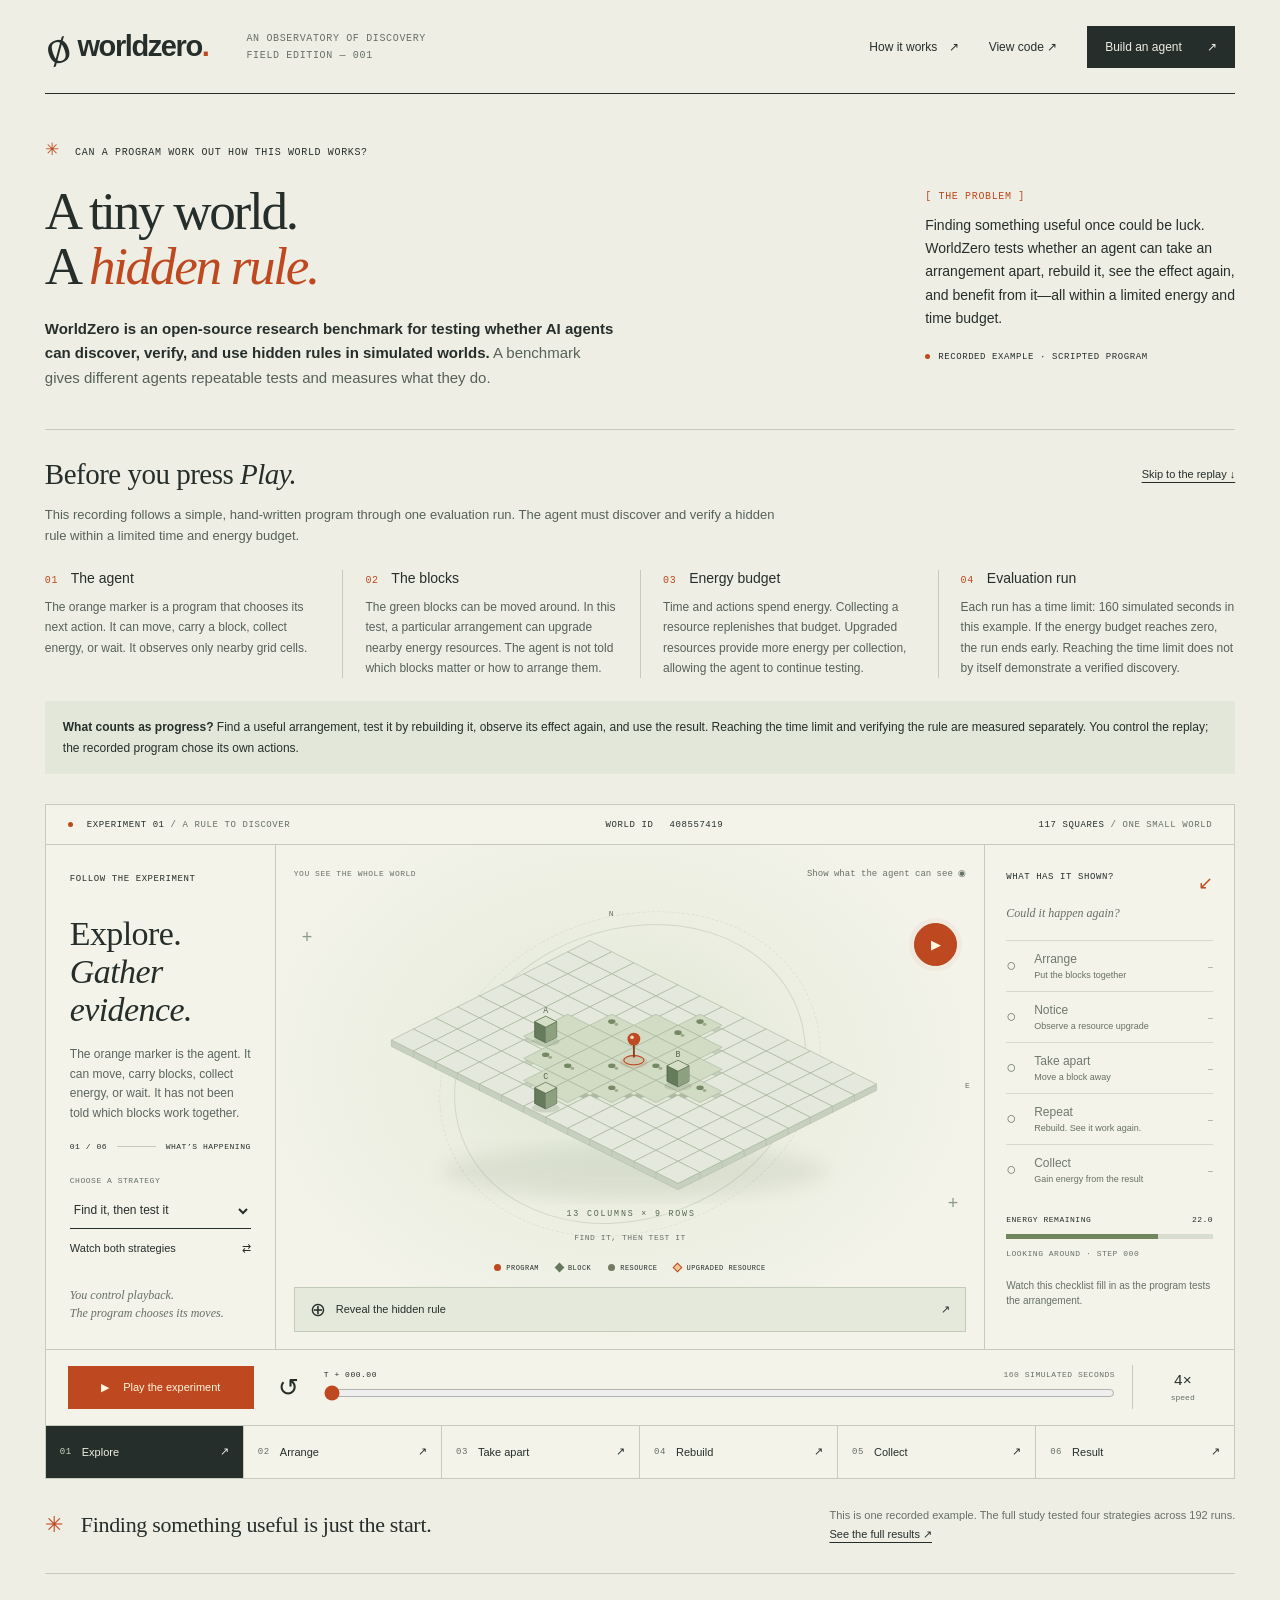
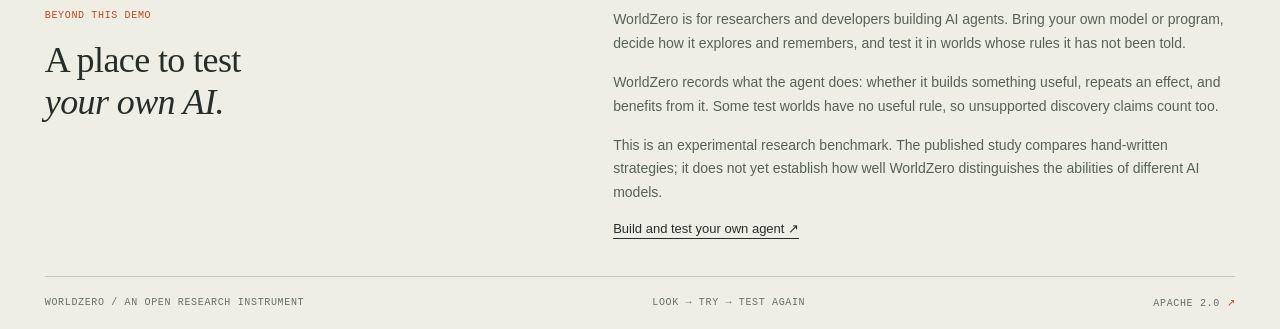
<file: demo/index.html>
<!doctype html>
<html lang="en">
  <head>
    <meta charset="utf-8" />
    <meta name="viewport" content="width=device-width, initial-scale=1" />
    <meta name="theme-color" content="#eeeee4" />
    <meta
      name="description"
      content="WorldZero is an open-source research benchmark for testing whether AI agents can discover, verify, and use hidden rules in simulated worlds. Watch a recorded experiment or test your own agent."
    />
    <title>WorldZero — A research benchmark for AI discovery</title>
    <link rel="stylesheet" href="style.css" />
    <script src="data.js" defer></script>
    <script src="app.js" defer></script>
  </head>
  <body>
    <a class="skip" href="#experiment">Skip to experiment</a>
    <header class="masthead">
      <a class="wordmark" href="./" aria-label="WorldZero home"
        ><span class="brandmark" aria-hidden="true">ø</span>worldzero<span
          class="wordmark-dot"
          >.</span
        ></a
      >
      <span class="edition mono"
        >AN OBSERVATORY OF DISCOVERY<br />FIELD EDITION — 001</span
      >
      <nav aria-label="Main navigation">
        <button class="text-button" data-dialog="about">
          How it works <span>↗</span></button
        ><a class="source-link" href="https://github.com/skishore23/worldzero"
          >View code ↗</a
        ><a
          class="build-link"
          href="https://github.com/skishore23/worldzero/blob/main/docs/AGENT_SDK.md"
          >Build an agent <span>↗</span></a
        >
      </nav>
    </header>
    <main>
      <section class="intro" aria-labelledby="title">
        <div>
          <p class="eyebrow mono">
            <span class="tiny-cross">✳</span> CAN A PROGRAM WORK OUT HOW THIS
            WORLD WORKS?
          </p>
          <h1 id="title">A tiny world.<br />A <em>hidden rule.</em></h1>
          <p class="project-definition">
            <strong
              >WorldZero is an open-source research benchmark for testing
              whether AI agents can discover, verify, and use hidden rules in
              simulated worlds.</strong
            >
            A benchmark gives different agents repeatable tests and measures
            what they do.
          </p>
        </div>
        <div class="intro-note">
          <span class="note-index mono">[ THE PROBLEM ]</span>
          <p>
            Finding something useful once could be luck. WorldZero tests whether
            an agent can take an arrangement apart, rebuild it, see the effect
            again, and benefit from it—all within a limited energy and time
            budget.
          </p>
          <span class="recorded mono"
            ><i></i> RECORDED EXAMPLE · SCRIPTED PROGRAM</span
          >
        </div>
      </section>
      <section class="world-primer" aria-labelledby="primer-title">
        <div class="primer-heading">
          <h2 id="primer-title">Before you press <em>Play.</em></h2>
          <a href="#experiment">Skip to the replay ↓</a>
        </div>
        <p class="primer-intro">
          This recording follows a simple, hand-written program through one
          evaluation run. The agent must discover and verify a hidden rule
          within a limited time and energy budget.
        </p>
        <dl class="world-basics">
          <div>
            <dt><span class="mono">01</span> The agent</dt>
            <dd>
              The orange marker is a program that chooses its next action. It
              can move, carry a block, collect energy, or wait. It observes only
              nearby grid cells.
            </dd>
          </div>
          <div>
            <dt><span class="mono">02</span> The blocks</dt>
            <dd>
              The green blocks can be moved around. In this test, a particular
              arrangement can upgrade nearby energy resources. The agent is not
              told which blocks matter or how to arrange them.
            </dd>
          </div>
          <div>
            <dt><span class="mono">03</span> Energy budget</dt>
            <dd>
              Time and actions spend energy. Collecting a resource replenishes
              that budget. Upgraded resources provide more energy per
              collection, allowing the agent to continue testing.
            </dd>
          </div>
          <div>
            <dt><span class="mono">04</span> Evaluation run</dt>
            <dd>
              Each run has a time limit: 160 simulated seconds in this example.
              If the energy budget reaches zero, the run ends early. Reaching
              the time limit does not by itself demonstrate a verified
              discovery.
            </dd>
          </div>
        </dl>
        <p class="primer-goal">
          <strong>What counts as progress?</strong> Find a useful arrangement,
          test it by rebuilding it, observe its effect again, and use the
          result. Reaching the time limit and verifying the rule are measured
          separately. You control the replay; the recorded program chose its own
          actions.
        </p>
      </section>
      <section
        id="experiment"
        class="instrument"
        aria-label="Interactive recorded experiment"
      >
        <div class="instrument-top mono">
          <span
            ><i class="status-dot"></i> EXPERIMENT 01
            <span class="muted">/ A RULE TO DISCOVER</span></span
          ><span class="seed">WORLD ID <b>408557419</b></span
          ><span>117 SQUARES <span class="muted">/ ONE SMALL WORLD</span></span>
        </div>
        <div class="workbench">
          <aside class="chapter-panel">
            <p class="eyebrow mono">FOLLOW THE EXPERIMENT</p>
            <h2 id="chapter-title">Explore.<br /><em>Gather evidence.</em></h2>
            <p
              class="chapter-description"
              id="chapter-description"
              aria-live="polite"
            >
              The orange marker is the agent. It can move, carry blocks, collect
              energy, or wait. It has not been told which blocks work together.
            </p>
            <div class="chapter-readout">
              <span class="mono" id="chapter-index">01 / 06</span
              ><span class="chapter-line"></span
              ><span class="mono">WHAT’S HAPPENING</span>
            </div>
            <div class="strategy-select">
              <label class="mono" for="strategy">CHOOSE A STRATEGY</label
              ><select id="strategy">
                <option value="verify">Find it, then test it</option>
                <option value="retain">Find it, then keep it</option></select
              ><button id="compare" aria-pressed="false">
                Watch both strategies <span>⇄</span>
              </button>
            </div>
            <p class="side-note">
              You control playback.<br />The program chooses its moves.
            </p>
          </aside>
          <div class="chamber" id="chamber">
            <div class="chamber-meta mono">
              <span id="view-label">YOU SEE THE WHOLE WORLD</span
              ><button id="view-toggle" aria-pressed="false">
                Show what the agent can see <span>◉</span>
              </button>
            </div>
            <div class="scene-wrap">
              <button
                id="chamber-play"
                class="chamber-play"
                aria-label="Play the experiment in the world"
              >
                ▶
              </button>
              <div class="orbit orbit-one"></div>
              <div class="orbit orbit-two"></div>
              <span class="axis north mono">N</span
              ><span class="axis east mono">E</span
              ><span class="cross cross-a">+</span
              ><span class="cross cross-b">+</span>
              <div
                id="world"
                class="world"
                role="img"
                aria-label="Recorded world"
              ></div>
              <span class="specimen-label mono" id="specimen-label"
                >FIND IT, THEN TEST IT</span
              >
            </div>
            <div class="world-legend mono">
              <span><i class="legend-agent"></i> PROGRAM</span
              ><span><i class="legend-module"></i> BLOCK</span
              ><span><i class="legend-resource"></i> RESOURCE</span
              ><span><i class="legend-rich"></i> UPGRADED RESOURCE</span>
            </div>
            <button id="reveal" class="reveal-button">
              <span class="reveal-icon">⊕</span> Reveal the hidden rule
              <span>↗</span>
            </button>
          </div>
          <aside class="evidence-panel">
            <div class="evidence-title mono">
              WHAT HAS IT SHOWN? <span>↙</span>
            </div>
            <p class="evidence-subtitle">Could it happen again?</p>
            <ol class="evidence-list">
              <li data-stage="construction">
                <span class="evidence-symbol">○</span>
                <div>Arrange<span>Put the blocks together</span></div>
                <span class="evidence-time mono">—</span>
              </li>
              <li data-stage="first_observation">
                <span class="evidence-symbol">○</span>
                <div>Notice<span>Observe a resource upgrade</span></div>
                <span class="evidence-time mono">—</span>
              </li>
              <li data-stage="disruption">
                <span class="evidence-symbol">○</span>
                <div>Take apart<span>Move a block away</span></div>
                <span class="evidence-time mono">—</span>
              </li>
              <li data-stage="recurrence_observation">
                <span class="evidence-symbol">○</span>
                <div>Repeat<span>Rebuild. See it work again.</span></div>
                <span class="evidence-time mono">—</span>
              </li>
              <li data-stage="benefit">
                <span class="evidence-symbol">○</span>
                <div>Collect<span>Gain energy from the result</span></div>
                <span class="evidence-time mono">—</span>
              </li>
            </ol>
            <div class="energy-readout">
              <div class="mono">
                ENERGY REMAINING <span id="energy">22.0</span>
              </div>
              <div class="energy-meter"><div id="energy-fill"></div></div>
              <p id="action" class="mono">LOOKING AROUND / START</p>
            </div>
            <p class="evidence-footnote" id="evidence-footnote">
              Watch this checklist fill in as the program tests the arrangement.
            </p>
          </aside>
        </div>
        <div class="transport">
          <button id="play" class="play-button" aria-label="Play recording">
            <span id="play-icon">▶</span
            ><span id="play-label">Play the experiment</span></button
          ><button id="restart" class="restart" aria-label="Restart recording">
            ↺
          </button>
          <div class="scrubber">
            <div class="scrubber-label mono">
              <span id="time">T + 000.00</span
              ><span>160 SIMULATED SECONDS</span>
            </div>
            <input
              id="timeline"
              type="range"
              min="0"
              max="160"
              step="0.1"
              value="0"
              aria-label="Recording time in simulated seconds"
            />
          </div>
          <button id="speed" class="speed" aria-label="Playback speed: 4 times">
            4× <span>speed</span>
          </button>
        </div>
        <div class="chapter-navigation" aria-label="Jump to a chapter">
          <button data-chapter="0" class="active">
            <span class="mono">01</span> Explore <span>↗</span></button
          ><button data-chapter="1">
            <span class="mono">02</span> Arrange <span>↗</span></button
          ><button data-chapter="2">
            <span class="mono">03</span> Take apart <span>↗</span></button
          ><button data-chapter="3">
            <span class="mono">04</span> Rebuild <span>↗</span></button
          ><button data-chapter="4">
            <span class="mono">05</span> Collect <span>↗</span></button
          ><button data-chapter="5">
            <span class="mono">06</span> Result <span>↗</span>
          </button>
        </div>
      </section>
      <section class="afterword">
        <p>
          <span class="asterisk">✳</span> Finding something useful is just the
          start.
        </p>
        <div>
          This is one recorded example. The full study tested four strategies
          across 192 runs.<br /><a
            href="https://github.com/skishore23/worldzero/blob/main/evidence/verification-study/README.md"
            >See the full results ↗</a
          >
        </div>
      </section>
      <section class="project-purpose" aria-labelledby="purpose-title">
        <div>
          <p class="eyebrow mono">BEYOND THIS DEMO</p>
          <h2 id="purpose-title">A place to test<br /><em>your own AI.</em></h2>
        </div>
        <div>
          <p>
            WorldZero is for researchers and developers building AI agents.
            Bring your own model or program, decide how it explores and
            remembers, and test it in worlds whose rules it has not been told.
          </p>
          <p>
            WorldZero records what the agent does: whether it builds something
            useful, repeats an effect, and benefits from it. Some test worlds
            have no useful rule, so unsupported discovery claims count too.
          </p>
          <p>
            This is an experimental research benchmark. The published study
            compares hand-written strategies; it does not yet establish how well
            WorldZero distinguishes the abilities of different AI models.
          </p>
          <a
            href="https://github.com/skishore23/worldzero/blob/main/docs/AGENT_SDK.md"
            >Build and test your own agent ↗</a
          >
        </div>
      </section>
      <footer class="mono">
        <span>WORLDZERO / AN OPEN RESEARCH INSTRUMENT</span
        ><span>LOOK → TRY → TEST AGAIN</span
        ><span>APACHE 2.0 <span class="orange">↗</span></span>
      </footer>
    </main>
    <dialog id="information" aria-labelledby="dialog-title">
      <button class="dialog-close" aria-label="Close dialog">×</button>
      <p class="eyebrow mono" id="dialog-eyebrow"></p>
      <h2 id="dialog-title"></h2>
      <div id="dialog-body"></div>
    </dialog>
    <noscript
      >This recorded experiment needs JavaScript for playback.
      <a
        href="https://github.com/skishore23/worldzero/blob/main/evidence/verification-study/README.md"
        >Read the full experiment instead.</a
      ></noscript
    >
  </body>
</html>
</file>
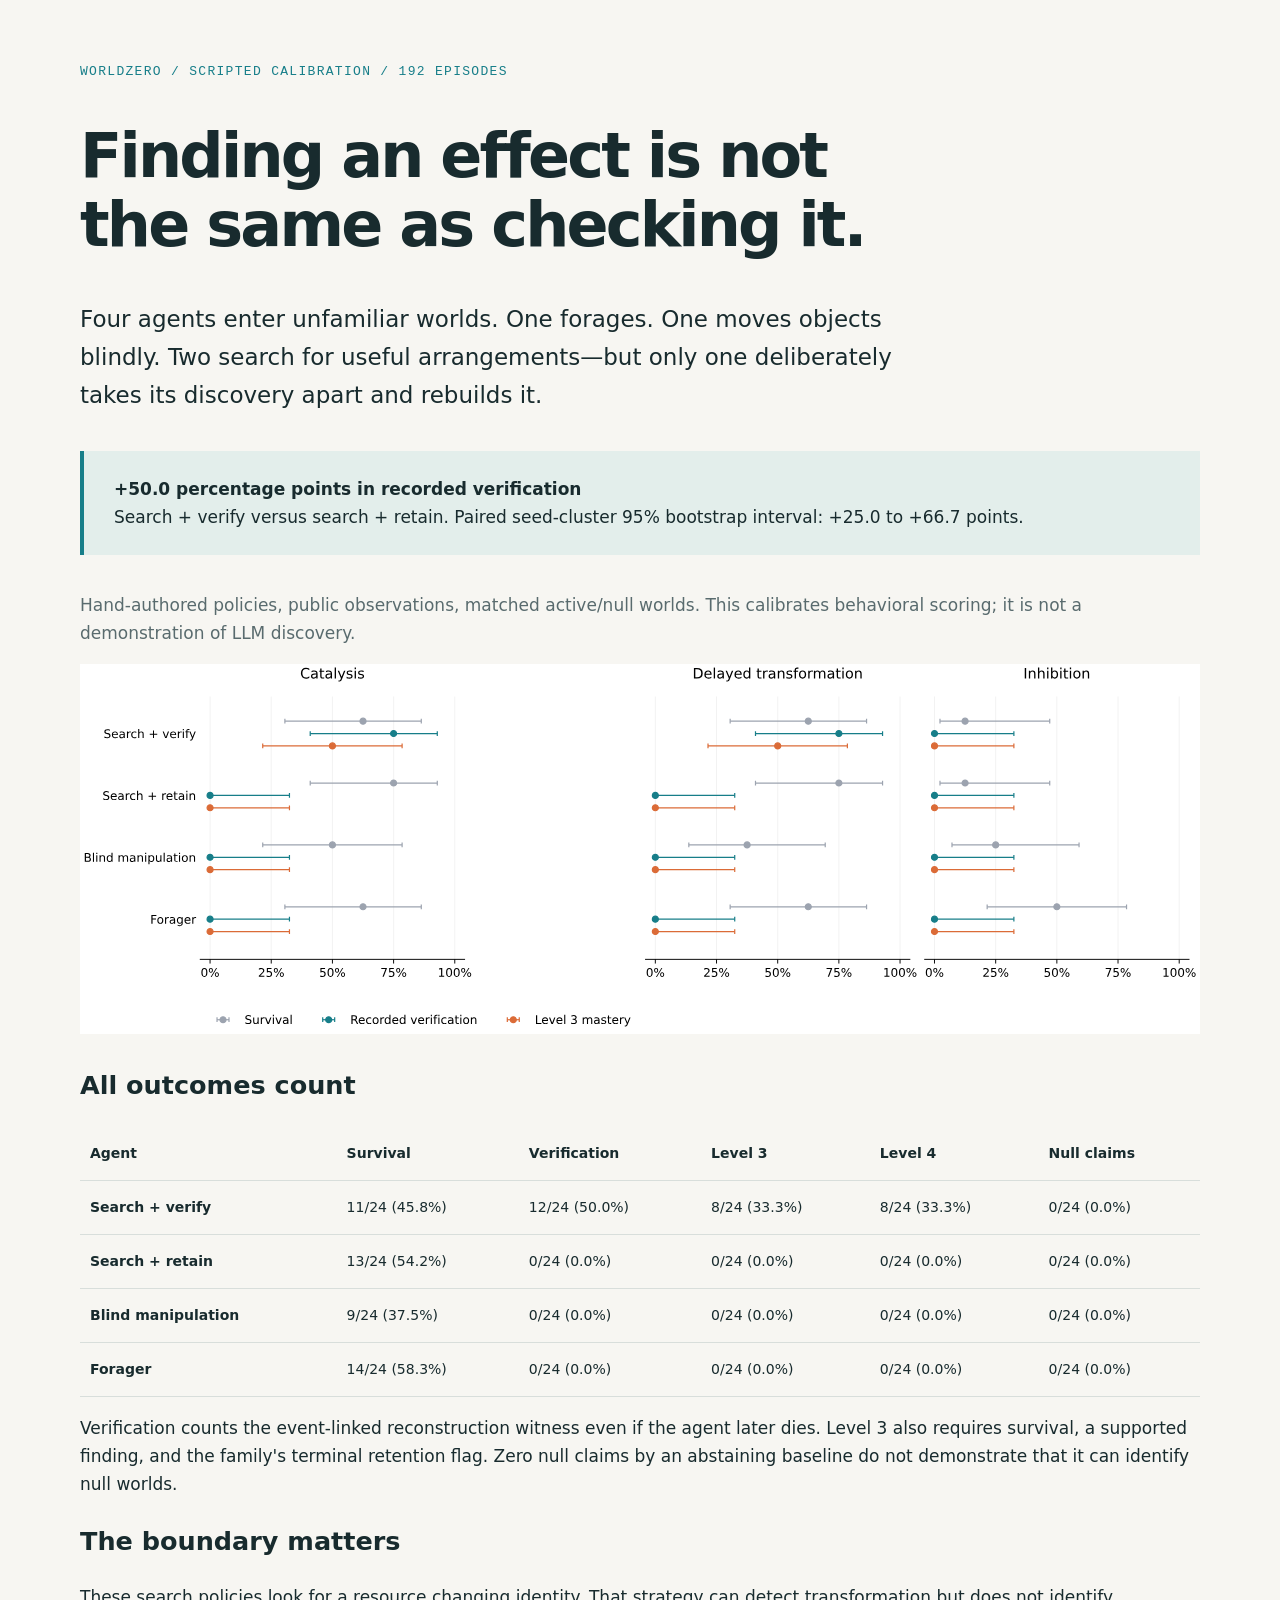
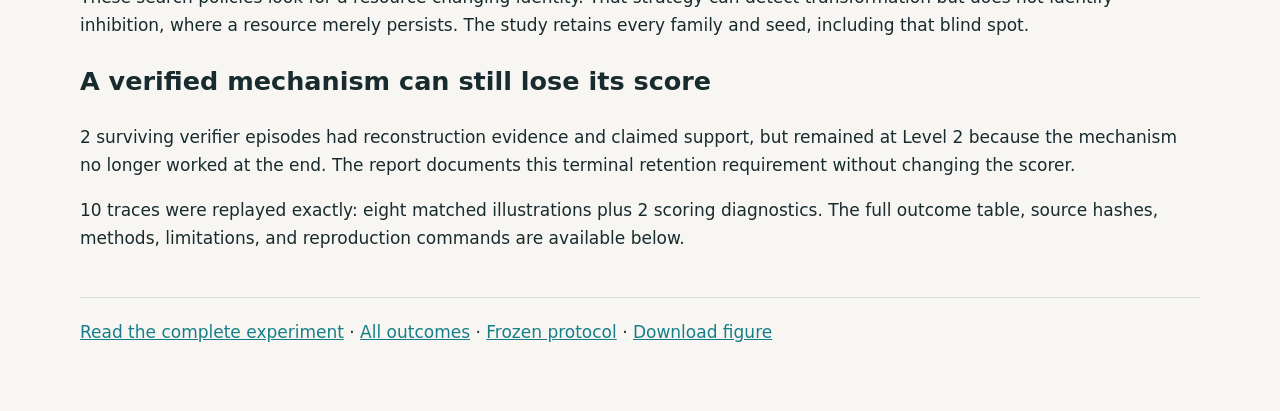
<file: evidence/verification-study/index.html>
<!doctype html><html lang="en"><meta charset="utf-8">
<meta name="viewport" content="width=device-width,initial-scale=1">
<title>WorldZero · Finding an effect, checking an effect</title>
<style>body{margin:0;background:#f7f6f2;color:#182b2e;font:17px/1.65 system-ui,sans-serif}
main{max-width:1120px;margin:auto;padding:64px 28px}.eyebrow{font:13px monospace;letter-spacing:.1em;color:#177e89}
h1{font-size:clamp(36px,5vw,62px);line-height:1.12;max-width:850px;letter-spacing:-.045em}
.lead{font-size:23px;max-width:850px}.result{background:#e3eeeb;padding:24px 30px;border-left:4px solid #177e89;margin:36px 0}
img{width:100%;background:white}table{width:100%;border-collapse:collapse;font-size:14px}th,td{padding:15px 10px;text-align:left;border-bottom:1px solid #d8dedb}
.scroll{overflow:auto}a{color:#177e89}.muted{color:#596b6e}code{font-size:13px}footer{margin-top:45px;border-top:1px solid #d8dedb;padding-top:20px}</style>
<main><div class="eyebrow">WORLDZERO / SCRIPTED CALIBRATION / 192 EPISODES</div>
<h1>Finding an effect is not the same as checking it.</h1>
<p class="lead">Four agents enter unfamiliar worlds. One forages. One moves objects blindly.
Two search for useful arrangements—but only one deliberately takes its discovery apart and rebuilds it.</p>
<div class="result"><strong>+50.0 percentage points in recorded verification</strong><br>
Search + verify versus search + retain. Paired seed-cluster 95% bootstrap interval:
+25.0 to +66.7 points.</div>
<p class="muted">Hand-authored policies, public observations, matched active/null worlds.
This calibrates behavioral scoring; it is not a demonstration of LLM discovery.</p>
<img src="comparison.svg" alt="Per-family rates of survival, recorded verification, and Level 3 mastery, with Wilson uncertainty intervals">
<h2>All outcomes count</h2><div class="scroll"><table><thead><tr><th>Agent</th><th>Survival</th>
<th>Verification</th><th>Level 3</th><th>Level 4</th><th>Null claims</th></tr></thead><tbody><tr><th>Search + verify</th><td>11/24 (45.8%)</td><td>12/24 (50.0%)</td><td>8/24 (33.3%)</td><td>8/24 (33.3%)</td><td>0/24 (0.0%)</td></tr><tr><th>Search + retain</th><td>13/24 (54.2%)</td><td>0/24 (0.0%)</td><td>0/24 (0.0%)</td><td>0/24 (0.0%)</td><td>0/24 (0.0%)</td></tr><tr><th>Blind manipulation</th><td>9/24 (37.5%)</td><td>0/24 (0.0%)</td><td>0/24 (0.0%)</td><td>0/24 (0.0%)</td><td>0/24 (0.0%)</td></tr><tr><th>Forager</th><td>14/24 (58.3%)</td><td>0/24 (0.0%)</td><td>0/24 (0.0%)</td><td>0/24 (0.0%)</td><td>0/24 (0.0%)</td></tr></tbody></table></div>
<p>Verification counts the event-linked reconstruction witness even if the agent later dies.
Level 3 also requires survival, a supported finding, and the family's terminal retention flag. Zero null claims by an abstaining baseline
do not demonstrate that it can identify null worlds.</p>
<h2>The boundary matters</h2><p>These search policies look for a resource changing identity.
That strategy can detect transformation but does not identify inhibition, where a resource merely persists.
The study retains every family and seed, including that blind spot.</p>
<h2>A verified mechanism can still lose its score</h2><p>2 surviving verifier episodes had
reconstruction evidence and claimed support, but remained at Level 2 because the mechanism no longer worked
at the end. The report documents this terminal retention requirement without changing the scorer.</p>
<p>10 traces were replayed exactly: eight matched illustrations plus 2 scoring diagnostics. The full outcome table, source hashes,
methods, limitations, and reproduction commands are available below.</p>
<footer><a href="README.md">Read the complete experiment</a> · <a href="results.json">All outcomes</a> ·
<a href="protocol.json">Frozen protocol</a> · <a href="comparison.svg" download>Download figure</a></footer></main></html>
</file>
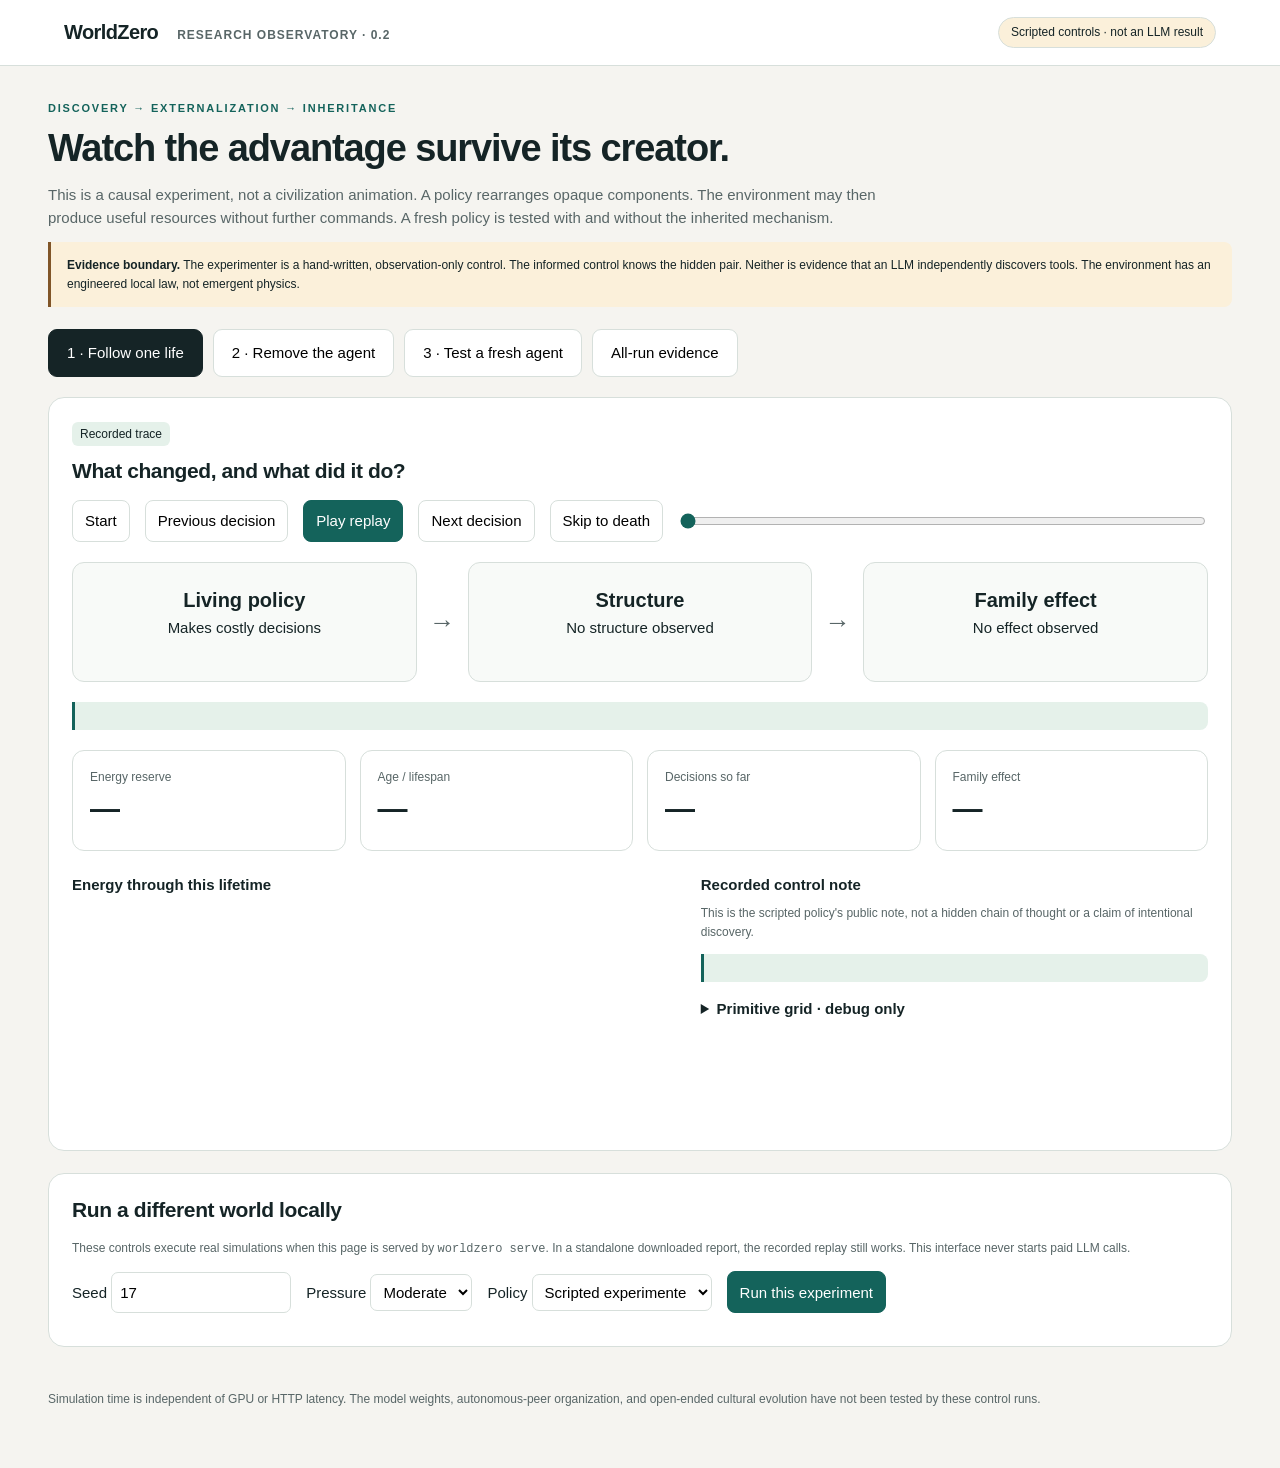
<file: worldzero/observatory.html>
<!doctype html>
<html lang="en"><head><meta charset="utf-8"><meta name="viewport" content="width=device-width,initial-scale=1">
<title>WorldZero · Research Observatory</title>
<style>
:root{--bg:#f5f4f0;--paper:#fff;--ink:#152426;--muted:#586667;--line:#d7dfdb;--accent:#14635b;--soft:#e5f1ea;--warm:#805528;--warn:#fbf0da;--danger:#a33e38}
*{box-sizing:border-box}body{margin:0;background:var(--bg);color:var(--ink);font:15px/1.55 -apple-system,BlinkMacSystemFont,"Segoe UI",sans-serif}button,input,select{font:inherit}button{cursor:pointer}button:focus-visible,input:focus-visible,select:focus-visible{outline:3px solid var(--accent);outline-offset:3px}a{color:var(--accent)}
header{border-bottom:1px solid var(--line);padding:17px 5%;background:var(--paper);display:flex;justify-content:space-between;align-items:center;gap:20px}.brand{font-size:20px;font-weight:800;letter-spacing:-.6px}.brand small{font-size:12px;color:var(--muted);letter-spacing:1px;margin-left:14px}.badge{border:1px solid var(--line);border-radius:20px;padding:5px 12px;font-size:12px;background:var(--warn)}main{max-width:1240px;margin:auto;padding:34px 28px 60px}h1{font-size:38px;line-height:1.15;letter-spacing:-1.1px;margin:0 0 12px}h2{font-size:21px;margin:0 0 12px;letter-spacing:-.4px}h3{font-size:15px;margin:0 0 8px}p{margin:0 0 13px}.muted{color:var(--muted)}.intro{max-width:850px}.eyebrow{text-transform:uppercase;font-size:11px;letter-spacing:1.8px;color:var(--accent);font-weight:800;margin-bottom:10px}.panel{background:var(--paper);border:1px solid var(--line);border-radius:16px;padding:23px;margin-top:20px}.tabs{display:flex;gap:10px;margin-top:22px;flex-wrap:wrap}.tabs button{background:var(--paper);border:1px solid var(--line);border-radius:9px;padding:11px 18px;min-height:45px}.tabs button.active{background:var(--ink);border-color:var(--ink);color:white}.row{display:flex;gap:15px;align-items:center;flex-wrap:wrap}.spread{justify-content:space-between}.controls button{background:var(--paper);border:1px solid var(--line);border-radius:8px;padding:8px 12px;min-height:42px}.controls button.primary{background:var(--accent);color:white;border-color:var(--accent)}input[type=range]{accent-color:var(--accent);flex:1;min-width:170px}.metrics{display:grid;grid-template-columns:repeat(4,1fr);gap:14px;margin-top:20px}.metric{padding:17px;background:var(--paper);border:1px solid var(--line);border-radius:12px}.metric .value{font-size:30px;font-weight:750;letter-spacing:-.8px}.metric .label{font-size:12px;color:var(--muted)}.flow{display:grid;grid-template-columns:1fr 35px 1fr 35px 1fr;align-items:center;gap:8px;margin:20px 0}.node{padding:22px 15px;text-align:center;border:1px solid var(--line);border-radius:12px;min-height:120px;background:#f8faf8}.node.active{border:2px solid var(--accent);background:var(--soft)}.node strong{display:block;font-size:20px}.arrow{text-align:center;font-size:26px;color:var(--muted)}.two{display:grid;grid-template-columns:1.2fr 1fr;gap:20px}.note{padding:14px 16px;border-left:3px solid var(--accent);background:var(--soft);border-radius:0 8px 8px 0}.warning{background:var(--warn);border-left-color:var(--warm)}.small{font-size:12px}.chart{width:100%;height:auto;display:block}.legend{font-size:12px;display:flex;gap:20px;flex-wrap:wrap}.key{display:inline-block;width:25px;border-top:3px solid var(--accent);margin-right:6px;vertical-align:middle}.key.dashed{border-top:3px dashed var(--danger)}.key.dotted{border-top:3px dotted var(--warm)}table{width:100%;border-collapse:collapse;min-width:620px}th{text-align:left;font-size:12px;font-weight:700;color:var(--muted);padding:12px 10px;border-bottom:1px solid var(--line)}td{padding:12px 10px;border-bottom:1px solid var(--line);font-size:13px}.scroll{overflow:auto}td.num,th.num{text-align:right;font-variant-numeric:tabular-nums}.result{font-size:25px;font-weight:800}pre{white-space:pre-wrap;overflow-wrap:anywhere;font-size:12px;max-height:300px;overflow:auto}details{margin-top:15px}summary{cursor:pointer;font-weight:650}.hidden{display:none!important}.status{color:var(--muted);font-size:12px;margin-top:10px}.live{margin-top:22px;border-top:1px solid var(--line);padding-top:20px}.live input,.live select{padding:8px;border:1px solid var(--line);border-radius:7px;background:white;max-width:180px}.mini-grid{display:grid;gap:2px;max-width:450px;margin-top:12px}.cell{aspect-ratio:1;background:#e9eeeb;border:1px solid #d5dfd9;text-align:center;font-size:10px;line-height:1.5}.cell.rich{background:#eadba5}.cell.raw{background:#c4dec7}.cell.agent{outline:2px solid var(--ink)}footer{margin-top:24px;color:var(--muted);font-size:12px}.pill{display:inline-block;padding:3px 8px;border-radius:6px;background:var(--soft);font-size:12px}
@media(max-width:800px){main{padding:25px 16px}h1{font-size:30px}.two{grid-template-columns:1fr}.metrics{grid-template-columns:repeat(2,1fr)}header .brand small{display:none}.flow{grid-template-columns:1fr}.arrow{transform:rotate(90deg)}.panel{padding:17px}}
</style></head><body>
<header><div class="brand">WorldZero <small>RESEARCH OBSERVATORY · 0.2</small></div><div class="badge" id="evidence-badge">Scripted controls · not an LLM result</div></header>
<main>
<div class="eyebrow">Discovery → externalization → inheritance</div>
<h1>Watch the advantage survive its creator.</h1>
<p class="intro muted">This is a causal experiment, not a civilization animation. A policy rearranges opaque components. The environment may then produce useful resources without further commands. A fresh policy is tested with and without the inherited mechanism.</p>
<div class="note warning small"><strong>Evidence boundary.</strong> The experimenter is a hand-written, observation-only control. The informed control knows the hidden pair. Neither is evidence that an LLM independently discovers tools. The environment has an engineered local law, not emergent physics.</div>
<div class="tabs" role="tablist" aria-label="Experiment stages"><button class="active" data-tab="discovery" role="tab">1 · Follow one life</button><button data-tab="externalization" role="tab">2 · Remove the agent</button><button data-tab="inheritance" role="tab">3 · Test a fresh agent</button><button data-tab="results" role="tab">All-run evidence</button></div>
<section id="discovery" class="view">
<div class="panel"><div class="row spread"><div><span class="pill" id="trace-label">Recorded trace</span><h2 style="margin-top:9px">What changed, and what did it do?</h2></div><div id="clock" class="muted"></div></div>
<div class="controls row"><button id="restart">Start</button><button id="previous">Previous decision</button><button id="play" class="primary">Play replay</button><button id="next">Next decision</button><button id="death">Skip to death</button><input aria-label="Recorded decision" id="scrub" type="range" min="0" max="1" value="0"></div>
<div class="flow"><div class="node" id="node-agent"><strong>Living policy</strong><span id="agent-description">Makes costly decisions</span></div><div class="arrow">→</div><div class="node" id="node-structure"><strong id="structure-title">Structure</strong><span id="structure-description">No structure observed</span></div><div class="arrow">→</div><div class="node" id="node-output"><strong id="effect-title">Family effect</strong><span id="output-description">No effect observed</span></div></div>
<div id="event-description" class="note"></div>
<div class="metrics"><div class="metric"><div class="label">Energy reserve</div><div class="value" id="energy">—</div></div><div class="metric"><div class="label">Age / lifespan</div><div class="value" id="age">—</div></div><div class="metric"><div class="label">Decisions so far</div><div class="value" id="decisions">—</div></div><div class="metric"><div class="label" id="effect-metric-label">Family effect</div><div class="value" id="conversions">—</div></div></div>
<div class="two" style="margin-top:22px"><div><h3>Energy through this lifetime</h3><svg id="parent-chart" class="chart" viewBox="0 0 600 220" role="img" aria-label="Agent energy over simulated age"></svg></div><div><h3>Recorded control note</h3><p class="small muted">This is the scripted policy's public note, not a hidden chain of thought or a claim of intentional discovery.</p><div id="public-note" class="note small"></div><details><summary>Primitive grid · debug only</summary><div id="debug-grid" class="mini-grid"></div></details></div></div>
</div></section>
<section id="externalization" class="view hidden"><div class="panel"><h2>Let the world run with nobody in it.</h2><p class="muted">After the creator dies, its private memory is erased. All three branches advance through the same uninhabited interval and receive identical scheduled environmental proposals.</p><div id="passive-metrics" class="metrics"></div><div class="note" style="margin-top:20px">The important observation is output while <strong>no living agent and no policy calls</strong> exist. A useful arrangement is not just a saved explanation: it changes what happens next.</div><p class="muted small" style="margin-top:15px">For the successor test, extra resource stocks generated during this interval are removed by matching every branch to the same resource array. This isolates ongoing infrastructure from an inherited pile of food.</p></div></section>
<section id="inheritance" class="view hidden"><div class="panel"><h2>The same fresh policy, three counterfactual worlds.</h2><p class="muted">Same birth location. Same initial energy. Empty private memory. Equal resource stocks at birth. Shared environmental proposal stream.</p><div class="legend"><span><i class="key"></i>Structure retained</span><span><i class="key dashed"></i>Mechanism disabled, geometry unchanged</span><span><i class="key dotted"></i>Geometry physically broken</span></div><svg id="comparison-chart" class="chart" viewBox="0 0 900 290" role="img" aria-label="Fresh-agent energy with retained, disabled, and broken inherited mechanism"></svg><div id="branch-results" class="metrics"></div><div id="pair-interpretation" class="note" style="margin-top:20px"></div><p class="small muted" style="margin-top:13px">One trace illustrates the mechanism; it does not estimate the population effect. Use “All-run evidence” for complete denominators and uncertainty intervals.</p></div></section>
<section id="results" class="view hidden"><div class="panel"><h2>All committed runs</h2><p class="muted">No success-only filtering. Censored episodes are shown separately and cannot pass the evaluation screen.</p><div class="scroll"><table><thead><tr><th>Condition / policy</th><th class="num">Completed / requested</th><th class="num">Survival</th><th class="num">Functional assembly</th><th class="num">Retained</th><th class="num">Model calls</th></tr></thead><tbody id="aggregate-table"></tbody></table></div></div><div class="panel"><h2>Inheritance effects</h2><p class="muted">Primary estimate includes all completed ancestor trials, including those that left no structure. The eligible-only estimate answers a different, conditional question.</p><div class="scroll"><table><thead><tr><th>Condition / creator</th><th class="num">All ancestors</th><th class="num">Retained survival</th><th class="num">Knockout survival</th><th class="num">Paired effect [95% CI]</th><th class="num">Eligible-only effect</th></tr></thead><tbody id="inheritance-table"></tbody></table></div></div></section>
<div class="panel live"><h2>Run a different world locally</h2><p class="small muted">These controls execute real simulations when this page is served by <code>worldzero serve</code>. In a standalone downloaded report, the recorded replay still works. This interface never starts paid LLM calls.</p><div class="row controls"><label>Seed <input id="seed-input" type="number" value="17" min="0"></label><label>Pressure <select id="condition-input"><option value="pressure">Moderate</option><option value="easy">Easy</option><option value="severe">Severe</option><option value="null">Null law</option></select></label><label>Policy <select id="policy-input"><option value="experimenter">Scripted experimenter</option><option value="informed">Informed control</option><option value="forager">Forager</option><option value="random">Random</option></select></label><button id="run-new" class="primary">Run this experiment</button></div><div id="run-status" class="status" aria-live="polite"></div></div>
<footer><span id="selection"></span><br>Simulation time is independent of GPU or HTTP latency. The model weights, autonomous-peer organization, and open-ended cultural evolution have not been tested by these control runs.</footer>
</main>
<script>
let DATA=__WORLDZERO_DATA__;
let frame=0,timer=null;
const $=id=>document.getElementById(id);
const pct=x=>x==null?'—':(100*x).toFixed(1)+'%';
const num=x=>x==null?'—':Number(x).toFixed(1);
const pp=x=>x==null?'—':(x>=0?'+':'')+(100*x).toFixed(1)+' pp';
function setTab(name){for(const e of document.querySelectorAll('.view'))e.classList.toggle('hidden',e.id!==name);for(const b of document.querySelectorAll('[data-tab]')){b.classList.toggle('active',b.dataset.tab===name);b.setAttribute('aria-selected',String(b.dataset.tab===name))}}
document.querySelectorAll('[data-tab]').forEach(b=>b.onclick=()=>setTab(b.dataset.tab));
function chart(svg,traces,current=null){const W=svg.viewBox.baseVal.width,H=svg.viewBox.baseVal.height,L=44,R=15,T=17,B=33;svg.replaceChildren();const ns='http://www.w3.org/2000/svg';function el(tag,attrs,text){let e=document.createElementNS(ns,tag);for(let [k,v]of Object.entries(attrs))e.setAttribute(k,v);if(text!=null)e.textContent=text;svg.appendChild(e);return e}const valid=traces.filter(t=>t.states?.length);if(!valid.length)return;let xmax=0,ymax=1;for(let t of valid)for(let s of t.states){if(s.agent){xmax=Math.max(xmax,s.agent.age);ymax=Math.max(ymax,s.agent.energy)}}xmax=Math.max(xmax,valid[0].initial.config.lifespan);ymax=Math.ceil(ymax/10)*10;let xx=x=>L+x/xmax*(W-L-R),yy=y=>H-B-y/ymax*(H-T-B);for(let k=0;k<=4;k++){let y=k*ymax/4;el('line',{x1:L,y1:yy(y),x2:W-R,y2:yy(y),stroke:'#d7dfdb','stroke-width':1});el('text',{x:L-7,y:yy(y)+4,'text-anchor':'end',fill:'#586667','font-size':11},Math.round(y));let x=k*xmax/4;el('text',{x:xx(x),y:H-12,'text-anchor':'middle',fill:'#586667','font-size':11},Math.round(x))}el('text',{x:W/2,y:H-0,'text-anchor':'middle',fill:'#586667','font-size':10},'Simulated age');const colors=['#14635b','#a33e38','#805528'];valid.forEach((tr,i)=>{const path=tr.states.filter(s=>s.agent).map((s,j)=>(j?'L':'M')+xx(s.agent.age).toFixed(2)+','+yy(s.agent.energy).toFixed(2)).join(' ');el('path',{d:path,fill:'none',stroke:colors[i%3],'stroke-width':2.4,'stroke-dasharray':i===1?'8 5':i===2?'2 5':''})});if(current){el('line',{x1:xx(current.age),x2:xx(current.age),y1:T,y2:H-B,stroke:'#152426','stroke-dasharray':'3 4'});el('circle',{cx:xx(current.age),cy:yy(current.energy),r:4,fill:'#152426'})}}
function renderFrame(){let ex=DATA.example;if(!ex){$('event-description').textContent='No saved trace yet. Start the local server and run a world below.';return}let tr=ex.parent,plugin=tr.schema==='worldzero-trace-v4',labels=ex.family_labels||{};frame=Math.min(Math.max(frame,0),tr.states.length-1);let s=tr.states[frame],a=s.agent,previous=tr.states[Math.max(0,frame-1)];$('scrub').max=tr.states.length-1;$('scrub').value=frame;$('trace-label').textContent=`${plugin?(labels.family||labels.family_id):ex.episode.policy} · seed ${ex.seed}`;$('clock').textContent=`World time ${num(s.time)} · decision ${frame}`;$('energy').textContent=num(a?.energy);$('age').textContent=`${num(a?.age)} / ${tr.initial.config.lifespan}`;$('decisions').textContent=a?.decisions??0;$('effect-metric-label').textContent=plugin?'Standardized effect':'Autonomous conversions';$('conversions').textContent=plugin?(tr.family_evidence?.effect_observed?'Yes':'No'):s.conversions;$('node-agent').classList.toggle('active',!!a?.alive);$('node-structure').classList.toggle('active',plugin?!!tr.family_evidence?.structure_constructed:!!s.motif);$('node-output').classList.toggle('active',plugin?!!tr.family_evidence?.effect_observed:s.conversions>0);$('agent-description').textContent=a?.alive?'Alive · decisions cost energy and time':'Creator ended · private memory erased';$('structure-description').textContent=plugin?(labels.structure||'No structure observed'):(s.motif?'Functional under this hidden law':'No functional arrangement here');$('output-description').textContent=plugin?(labels.effect||'No effect observed'):`${s.conversions} conversions caused by physics`;
let message='The policy begins with local observations and no acquired memory.';if(frame>0){let decision=tr.decisions[frame-1]?.response;let k=decision?.action?.type??'invalid action';message=`The policy issued ${k}. The environment continued evolving during thought and action.`;if(!plugin&&s.motif&&!previous.motif)message='A functional arrangement now exists. That is a mechanical assembly event—not, by itself, proof of deliberate discovery.';if(!plugin&&s.conversions>previous.conversions)message='The world converted resources under its local law. No CONVERT action exists: this work was performed by the environment.';if(plugin&&frame===tr.states.length-1)message=`${labels.structure||'Structure status unavailable'}. ${labels.function||'Function status unavailable'}. ${labels.effect||'Effect status unavailable'}.`;if(!a?.alive)message=`The creator ended through ${a?.termination}. Its private memory is erased; the arrangement and environmental state remain.`;$('public-note').textContent=decision?.memory||'No public note returned.'}else $('public-note').textContent='No decision yet.';$('event-description').textContent=message;chart($('parent-chart'),[tr],a);
let g=$('debug-grid');g.replaceChildren();g.style.gridTemplateColumns=`repeat(${s.resources[0].length},1fr)`;s.resources.forEach((row,y)=>row.forEach((r,x)=>{let d=document.createElement('div');d.className='cell '+(r===2?'rich':r===1?'raw':'');let m=s.modules.findIndex(p=>p&&p[0]===y&&p[1]===x);d.textContent=m>=0?s.symbols[m+2]:(r?s.symbols[r-1]:'');if(a?.position[0]===y&&a?.position[1]===x){d.classList.add('agent');d.textContent='●'}g.appendChild(d)}));}
function addMetric(root,label,value){let box=document.createElement('div');box.className='metric';let l=document.createElement('div');l.className='label';l.textContent=label;let v=document.createElement('div');v.className='value';v.textContent=value;box.append(l,v);root.appendChild(box)}
function renderPair(){let ex=DATA.example;if(!ex?.inheritance)return;let p=ex.inheritance;$('passive-metrics').replaceChildren();addMetric($('passive-metrics'),'Uninhabited time',num(p.idle_time));addMetric($('passive-metrics'),'Conversions · retained',p.passive_conversions.retained);addMetric($('passive-metrics'),'Conversions · disabled',p.passive_conversions.knockout);addMetric($('passive-metrics'),'Policy calls during interval','0');let successors=ex.successors||{};chart($('comparison-chart'),['retained','knockout','broken'].map(k=>successors[k]).filter(Boolean));$('branch-results').replaceChildren();for(let [key,label]of [['retained','Retained'],['knockout','Disabled'],['broken','Broken']]){let r=p.results[key];addMetric($('branch-results'),label+' · reached lifespan',r.survived==null?'Censored':r.survived?'Yes':'No')}addMetric($('branch-results'),'Equal birth resource stocks',p.equal_stocks_at_birth?'Verified':'No');let effect=p.paired_survival;$('pair-interpretation').textContent=effect>0?'In this recorded seed, the fresh policy reached its natural lifespan only when the inherited mechanism remained active.':effect<0?'In this seed, retaining the mechanism did not help the fresh policy. Inspect the trace; useful physics does not guarantee useful behavior.':'In this seed, the survival outcome is the same in both branches. Compare energy and the all-run estimate; do not claim a survival benefit from this one trace.';}
function cell(tr,text,num=false){let d=document.createElement('td');d.textContent=text;if(num)d.className='num';tr.appendChild(d)}
function renderTables(){$('aggregate-table').replaceChildren();$('inheritance-table').replaceChildren();for(let s of DATA.summaries||[]){let e=s.episodes,tr=document.createElement('tr');cell(tr,s.specification.condition+' / '+s.specification.policy);cell(tr,e.n_completed+' / '+e.n_requested,true);cell(tr,pct(e.survival),true);cell(tr,pct(e.assembly_rate),true);cell(tr,pct(e.retention_rate),true);cell(tr,e.model_calls,true);$('aggregate-table').appendChild(tr);let a=s.inheritance.all_completed_ancestors,b=s.inheritance.conditional_on_retained_motif;if(a.n){let r=document.createElement('tr');cell(r,s.specification.condition+' / '+s.specification.policy);cell(r,a.n,true);cell(r,pct(a.retained_survival),true);cell(r,pct(a.knockout_survival),true);let ci=a.mechanism_effect.ci95;cell(r,pp(a.mechanism_effect.mean)+' ['+ci.map(pp).join(', ')+']',true);cell(r,pp(b.mechanism_effect.mean)+' (n='+b.n+')',true);$('inheritance-table').appendChild(r)}}}
function render(){renderFrame();renderPair();renderTables();$('selection').textContent=DATA.selection_note||'Live single-run illustration; not an aggregate estimate.';}
$('scrub').oninput=()=>{frame=Number($('scrub').value);renderFrame()};$('next').onclick=()=>{frame++;renderFrame()};$('previous').onclick=()=>{frame--;renderFrame()};$('restart').onclick=()=>{frame=0;renderFrame()};$('death').onclick=()=>{frame=DATA.example?.parent.states.length-1||0;renderFrame()};$('play').onclick=()=>{if(timer){clearInterval(timer);timer=null;$('play').textContent='Play replay';return}$('play').textContent='Pause';timer=setInterval(()=>{let max=DATA.example?.parent.states.length-1||0;if(frame>=max){clearInterval(timer);timer=null;$('play').textContent='Play replay';return}frame++;renderFrame()},450)};
$('run-new').onclick=async()=>{if(location.protocol==='file:'){$('run-status').textContent='This standalone file replays saved evidence. To execute a new world, run: python -m worldzero serve --results-dir runs/demo';return}let b=$('run-new');b.disabled=true;$('run-status').textContent='Running one scripted-control experiment locally…';try{let res=await fetch('/api/run',{method:'POST',headers:{'Content-Type':'application/json'},body:JSON.stringify({seed:Number($('seed-input').value),policy:$('policy-input').value,condition:$('condition-input').value})});let result=await res.json();if(!res.ok)throw Error(result.error||res.statusText);DATA.example=result.example;DATA.selection_note='Live local run, seed '+result.example.seed+'. Aggregate table remains the saved benchmark, not this demonstration.';frame=0;render();setTab('discovery');$('run-status').textContent='Complete. Inspect the life, passive interval, and matched counterfactuals.'}catch(e){$('run-status').textContent='Run failed: '+e.message}finally{b.disabled=false}};
render();
</script></body></html>
</file>
<file: demo/style.css>
:root {
  --paper: #eeeee4;
  --ink: #262e2b;
  --muted: #677068;
  --line: #c7cbbd;
  --orange: #be481f;
  --mint: #dce7d4;
  --mono: "SFMono-Regular", Consolas, "Liberation Mono", monospace;
  --serif: Georgia, "Times New Roman", serif;
}
* {
  box-sizing: border-box;
}
body {
  margin: 0;
  background: var(--paper);
  color: var(--ink);
  font-family: Arial, Helvetica, sans-serif;
  font-size: 14px;
}
button,
a,
input,
select {
  -webkit-tap-highlight-color: transparent;
}
button,
select {
  font: inherit;
  color: inherit;
}
button,
a {
  touch-action: manipulation;
}
button {
  cursor: pointer;
}
a {
  color: inherit;
}
button:focus-visible,
a:focus-visible,
input:focus-visible,
select:focus-visible {
  outline: 2px solid var(--orange);
  outline-offset: 5px;
}
.mono {
  font-family: var(--mono);
  font-size: 10px;
  font-weight: 400;
  letter-spacing: 0.065em;
}
.muted {
  color: var(--muted);
}
.orange {
  color: var(--orange);
}
.masthead {
  margin: 0 3.5%;
  height: 94px;
  border-bottom: 1px solid var(--ink);
  display: flex;
  align-items: center;
  gap: 38px;
}
.wordmark {
  display: flex;
  align-items: center;
  font-size: 29px;
  letter-spacing: -1.4px;
  text-decoration: none;
  font-weight: 700;
}
.brandmark {
  font-family: var(--serif);
  font-size: 48px;
  font-weight: 400;
  line-height: 1;
  margin-right: 10px;
  transform: rotate(-20deg);
}
.wordmark-dot {
  color: var(--orange);
}
.edition {
  line-height: 1.7;
  color: var(--muted);
}
nav {
  margin-left: auto;
  display: flex;
  align-items: center;
  gap: 30px;
}
nav a {
  text-decoration: none;
  font-size: 12px;
}
.text-button {
  border: 0;
  background: none;
  padding: 14px 0;
  font-size: 12px;
}
.text-button span {
  margin-left: 8px;
}
.build-link {
  background: var(--ink);
  color: var(--paper);
  padding: 14px 18px;
}
.build-link span {
  margin-left: 22px;
}
main {
  padding: 0 3.5%;
}
.intro {
  display: flex;
  align-items: center;
  justify-content: space-between;
  padding: 43px 0 38px;
  gap: 30px;
}
.eyebrow {
  margin: 0 0 20px;
  line-height: 1.6;
}
.tiny-cross {
  font-size: 17px;
  margin-right: 9px;
  color: var(--orange);
}
h1 {
  font-family: var(--serif);
  font-size: clamp(40px, 4.15vw, 68px);
  font-weight: 400;
  line-height: 1.04;
  letter-spacing: -2.3px;
  margin: 0;
}
h1 em {
  color: var(--orange);
  font-weight: 400;
}
.intro-note {
  width: 310px;
  padding-top: 20px;
}
.note-index {
  color: var(--orange);
}
.intro-note p {
  line-height: 1.65;
  font-size: 14px;
  margin: 12px 0 22px;
}
.recorded {
  font-size: 9px;
  display: flex;
  align-items: center;
  gap: 8px;
  white-space: nowrap;
}
.recorded i,
.status-dot {
  width: 5px;
  height: 5px;
  display: inline-block;
  background: var(--orange);
  border-radius: 50%;
}
.instrument {
  border: 1px solid var(--line);
  background: #f3f3e9;
}
.instrument-top {
  height: 40px;
  display: flex;
  justify-content: space-between;
  align-items: center;
  padding: 0 22px;
  border-bottom: 1px solid var(--line);
  font-size: 9px;
}
.status-dot {
  margin-right: 8px;
}
.seed b {
  font-weight: 400;
  margin-left: 10px;
}
.workbench {
  display: grid;
  grid-template-columns: 230px minmax(320px, 1fr) 250px;
  min-height: 445px;
}
.chapter-panel {
  padding: 27px 24px;
  border-right: 1px solid var(--line);
  display: flex;
  flex-direction: column;
}
.chapter-panel .eyebrow {
  font-size: 9px;
  margin-bottom: 28px;
}
.chapter-panel h2 {
  font-family: var(--serif);
  font-size: 34px;
  line-height: 1.12;
  letter-spacing: -0.6px;
  font-weight: 400;
  margin: 0 0 16px;
}
.chapter-panel h2 em {
  font-weight: 400;
}
.chapter-description {
  color: #5b655f;
  font-size: 12px;
  line-height: 1.65;
  min-height: 60px;
  margin: 0 0 18px;
}
.chapter-readout {
  display: flex;
  align-items: center;
  gap: 10px;
}
.chapter-readout .mono {
  font-size: 8px;
}
.chapter-line {
  height: 1px;
  background: var(--line);
  flex: 1;
}
.strategy-select {
  margin-top: 25px;
}
.strategy-select label {
  font-size: 8px;
  display: block;
  color: var(--muted);
  margin-bottom: 9px;
}
select {
  border: 0;
  border-bottom: 1px solid var(--ink);
  background: transparent;
  padding: 8px 0 10px;
  width: 100%;
  font-size: 12px;
  border-radius: 0;
}
#compare {
  display: flex;
  justify-content: space-between;
  width: 100%;
  background: none;
  border: 0;
  padding: 13px 0;
  font-size: 11px;
}
#compare[aria-pressed="true"] {
  color: var(--orange);
}
.side-note {
  font-family: var(--serif);
  font-style: italic;
  color: var(--muted);
  line-height: 1.5;
  font-size: 12px;
  margin: auto 0 0;
  padding-top: 18px;
}
.chamber {
  position: relative;
  overflow: hidden;
  background: radial-gradient(
    ellipse at 48% 44%,
    #d6e1cbb8 0%,
    #e4e9d958 45%,
    #f3f3e900 70%
  );
  display: flex;
  flex-direction: column;
}
.chamber-meta {
  padding: 16px 18px;
  display: flex;
  justify-content: space-between;
  align-items: center;
  font-size: 8px;
  z-index: 1;
  color: var(--muted);
}
.chamber-meta button {
  font-size: 9px;
  background: none;
  border: 0;
  padding: 7px 0;
}
.chamber-meta button[aria-pressed="true"] {
  color: var(--orange);
}
.scene-wrap {
  position: relative;
  flex: 1;
  min-height: 293px;
  display: flex;
  align-items: center;
  justify-content: center;
}
.world {
  width: 100%;
  position: relative;
  z-index: 2;
  display: flex;
  justify-content: center;
  align-items: center;
}
.world svg {
  width: 100%;
  max-height: 340px;
  display: block;
  overflow: visible;
}
.orbit {
  border: 1px solid #b8c3ae85;
  width: 360px;
  height: 290px;
  border-radius: 50%;
  position: absolute;
  top: 50%;
  left: 50%;
  transform: translate(-50%, -50%) rotate(-21deg);
  pointer-events: none;
}
.orbit-two {
  width: 390px;
  height: 315px;
  border-style: dashed;
  opacity: 0.6;
  transform: translate(-50%, -50%) rotate(-21deg);
}
.axis {
  position: absolute;
  font-size: 8px;
  color: var(--muted);
}
.north {
  top: 7px;
  left: 47%;
}
.east {
  right: 14px;
  top: 52%;
}
.cross {
  position: absolute;
  font-size: 18px;
  color: #8e9b87;
  font-weight: 300;
}
.cross-a {
  left: 26px;
  top: 25px;
}
.cross-b {
  right: 26px;
  bottom: 32px;
}
.specimen-label {
  position: absolute;
  bottom: 4px;
  left: 0;
  width: 100%;
  text-align: center;
  font-size: 8px;
  color: var(--muted);
}
.world-legend {
  display: flex;
  gap: 17px;
  justify-content: center;
  font-size: 7px;
  padding: 18px 10px 15px;
}
.world-legend span {
  display: flex;
  align-items: center;
  gap: 5px;
}
.world-legend i {
  display: inline-block;
  width: 7px;
  height: 7px;
}
.legend-agent {
  border-radius: 50%;
  background: var(--orange);
}
.legend-module {
  background: #65785e;
  transform: rotate(45deg);
}
.legend-resource {
  border-radius: 50%;
  background: #737963;
}
.legend-rich {
  border: 1px solid #be481f;
  background: #edc797;
  transform: rotate(45deg);
}
.reveal-button {
  margin: 0 18px 17px;
  padding: 10px 15px;
  background: #e5e9db;
  border: 1px solid #c2cbb7;
  display: flex;
  gap: 10px;
  align-items: center;
  font-size: 11px;
  min-height: 40px;
}
.reveal-button > span:last-child {
  margin-left: auto;
}
.reveal-icon {
  font-size: 19px;
}
.evidence-panel {
  padding: 27px 21px 20px;
  border-left: 1px solid var(--line);
}
.evidence-title {
  display: flex;
  justify-content: space-between;
  font-size: 9px;
}
.evidence-title span {
  color: var(--orange);
  font-size: 18px;
}
.evidence-subtitle {
  font-family: var(--serif);
  font-style: italic;
  color: var(--muted);
  font-size: 12px;
  margin: 12px 0 19px;
}
.evidence-list {
  list-style: none;
  padding: 0;
  margin: 0;
}
.evidence-list li {
  display: flex;
  gap: 10px;
  padding: 11px 0;
  border-top: 1px solid #d6d9cb;
  align-items: center;
  color: #70796e;
}
.evidence-list li > div {
  font-size: 12px;
}
.evidence-list li div span {
  display: block;
  font-size: 9px;
  margin-top: 4px;
  color: #687064;
}
.evidence-symbol {
  font-size: 17px;
  width: 18px;
}
.evidence-time {
  margin-left: auto;
  font-size: 8px;
}
.evidence-list li.complete {
  color: var(--ink);
}
.complete .evidence-symbol {
  color: var(--orange);
}
.energy-readout {
  margin-top: 20px;
}
.energy-readout > div:first-child {
  display: flex;
  justify-content: space-between;
  font-size: 8px;
}
.energy-meter {
  height: 5px;
  margin: 10px 0;
  background: #d9ddcf;
}
#energy-fill {
  height: 100%;
  background: #70865f;
  transition: width 0.18s;
}
#action {
  font-size: 8px;
  color: var(--muted);
  min-height: 15px;
}
.evidence-footnote {
  font-size: 10px;
  line-height: 1.5;
  color: var(--muted);
  margin: 14px 0 0;
}
.transport {
  display: flex;
  align-items: center;
  border-top: 1px solid var(--line);
  min-height: 76px;
  padding: 13px 22px;
  gap: 17px;
}
.play-button {
  background: var(--orange);
  border: 0;
  color: #fff6df;
  min-width: 186px;
  min-height: 43px;
  display: flex;
  gap: 14px;
  align-items: center;
  justify-content: center;
  font-size: 11px;
}
.play-button:hover {
  background: #a23a17;
}
.restart {
  font-size: 25px;
  background: none;
  border: 0;
  min-width: 36px;
  min-height: 44px;
}
.scrubber {
  flex: 1;
  min-width: 0;
}
.scrubber-label {
  display: flex;
  justify-content: space-between;
  font-size: 8px;
  margin-bottom: 5px;
}
.scrubber-label span:last-child {
  color: var(--muted);
}
input[type="range"] {
  width: 100%;
  height: 18px;
  margin: 0;
  accent-color: var(--orange);
  cursor: pointer;
}
.speed {
  border: 0;
  border-left: 1px solid var(--line);
  background: none;
  padding: 0 0 0 20px;
  min-width: 80px;
  min-height: 44px;
  font-family: var(--mono);
  font-size: 15px;
}
.speed span {
  font-size: 8px;
  display: block;
  margin-top: 3px;
  color: var(--muted);
}
.chapter-navigation {
  display: grid;
  grid-template-columns: repeat(6, 1fr);
  border-top: 1px solid var(--line);
}
.chapter-navigation button {
  display: flex;
  align-items: center;
  gap: 10px;
  justify-content: flex-start;
  background: none;
  border: 0;
  border-right: 1px solid var(--line);
  padding: 18px 14px;
  min-height: 52px;
  font-size: 11px;
}
.chapter-navigation button:last-child {
  border-right: 0;
}
.chapter-navigation button > span:first-child {
  color: var(--muted);
  font-size: 9px;
}
.chapter-navigation button > span:last-child {
  margin-left: auto;
}
.chapter-navigation button.active {
  background: var(--ink);
  color: var(--paper);
}
.chapter-navigation button.active > span:first-child {
  color: #cad4c1;
}
.chapter-navigation button:hover:not(.active) {
  background: #e1e5d6;
}
.afterword {
  display: flex;
  justify-content: space-between;
  align-items: center;
  padding: 27px 0 30px;
  gap: 20px;
}
.afterword > p {
  font-family: var(--serif);
  font-size: 22px;
  letter-spacing: -0.3px;
  margin: 0;
}
.asterisk {
  color: var(--orange);
  margin-right: 13px;
}
.afterword > div {
  font-size: 11px;
  color: var(--muted);
  line-height: 1.7;
}
.afterword a {
  color: var(--ink);
  text-underline-offset: 4px;
}
footer {
  border-top: 1px solid var(--line);
  display: flex;
  justify-content: space-between;
  padding: 20px 0;
  font-size: 8px;
  color: var(--muted);
}
.skip {
  position: absolute;
  top: -80px;
  left: 20px;
  z-index: 10;
  background: var(--ink);
  color: white;
  padding: 15px;
}
.skip:focus {
  top: 10px;
}
dialog {
  background: var(--paper);
  color: var(--ink);
  border: 1px solid var(--ink);
  max-width: 580px;
  width: calc(100% - 36px);
  padding: 38px;
}
dialog::backdrop {
  background: #202b26b3;
  backdrop-filter: blur(4px);
}
dialog h2 {
  font-family: var(--serif);
  font-size: 38px;
  line-height: 1.1;
  font-weight: 400;
  margin: 0 0 22px;
}
dialog p {
  font-size: 14px;
  line-height: 1.7;
}
dialog a {
  text-underline-offset: 4px;
}
dialog .eyebrow {
  color: var(--orange);
  font-size: 10px;
}
.dialog-close {
  position: absolute;
  right: 12px;
  top: 9px;
  border: 0;
  background: none;
  font-size: 28px;
  width: 40px;
  height: 40px;
}
.rule-diagram {
  background: #dde4d4;
  padding: 22px;
  font-family: var(--mono);
  font-size: 12px;
  text-align: center;
  line-height: 2;
}
.comparison .world svg {
  width: 50%;
}
.comparison .orbit {
  opacity: 0.25;
}
.comparison .specimen-label {
  font-size: 7px;
}
.comparison .world {
  padding: 20px 4px;
}
.comparison .world svg text {
  font-size: 15px;
}
@media (min-width: 1500px) {
  main,
  .masthead {
    max-width: 1500px;
    margin-left: auto;
    margin-right: auto;
  }
  .masthead {
    padding: 0 35px;
  }
  main {
    padding: 0 35px;
  }
  .workbench {
    min-height: 490px;
    grid-template-columns: 250px 1fr 270px;
  }
  .world svg {
    max-height: 380px;
  }
  .scene-wrap {
    min-height: 330px;
  }
}
@media (max-width: 1100px) {
  .edition {
    display: none;
  }
  .workbench {
    grid-template-columns: 190px minmax(280px, 1fr) 210px;
  }
  .chapter-panel {
    padding: 22px 17px;
  }
  .evidence-panel {
    padding: 22px 15px;
  }
  .intro-note {
    width: 270px;
  }
  .intro-note p {
    font-size: 12px;
  }
  .chapter-navigation button {
    padding: 16px 10px;
    gap: 7px;
    font-size: 10px;
  }
  .world-legend {
    gap: 10px;
  }
  .orbit {
    width: 290px;
    height: 260px;
  }
  .orbit-two {
    width: 315px;
    height: 280px;
  }
}
@media (max-width: 820px) {
  .masthead {
    height: 76px;
  }
  nav {
    gap: 20px;
  }
  .source-link {
    display: none;
  }
  .intro {
    padding: 30px 0;
    align-items: flex-start;
  }
  .intro-note {
    width: 230px;
  }
  h1 {
    font-size: 42px;
    letter-spacing: -1.7px;
  }
  .recorded {
    white-space: normal;
    line-height: 1.6;
  }
  .workbench {
    grid-template-columns: 185px 1fr;
  }
  .evidence-panel {
    grid-column: 1/-1;
    border-left: 0;
    border-top: 1px solid var(--line);
    display: grid;
    grid-template-columns: 1fr 3fr;
    gap: 8px 24px;
  }
  .evidence-subtitle {
    grid-column: 1;
    margin: 0;
  }
  .evidence-list {
    grid-column: 2;
    grid-row: 1/4;
    display: flex;
    gap: 12px;
  }
  .evidence-list li {
    flex: 1;
    flex-direction: column;
    align-items: flex-start;
    border-top: 0;
    gap: 8px;
  }
  .evidence-list li div span {
    line-height: 1.5;
  }
  .evidence-time {
    margin-left: 0;
  }
  .energy-readout {
    margin-top: 8px;
  }
  .evidence-footnote {
    grid-column: 2;
    margin: 0;
  }
  .chapter-navigation {
    grid-template-columns: repeat(3, 1fr);
  }
  .chapter-navigation button:nth-child(-n + 3) {
    border-bottom: 1px solid var(--line);
  }
  .chapter-navigation button:nth-child(3) {
    border-right: 0;
  }
  .afterword > p {
    font-size: 18px;
  }
  .afterword > div {
    font-size: 10px;
  }
  .instrument-top > span:last-child {
    display: none;
  }
}
@media (max-width: 580px) {
  .masthead {
    margin: 0 20px;
    gap: 10px;
  }
  .wordmark {
    font-size: 24px;
  }
  .brandmark {
    font-size: 38px;
  }
  .text-button {
    display: none;
  }
  .build-link {
    font-size: 10px;
    padding: 12px;
  }
  .build-link span {
    margin-left: 8px;
  }
  main {
    padding: 0 20px;
  }
  .intro {
    display: block;
    padding: 25px 0;
  }
  .eyebrow {
    font-size: 8px;
    margin-bottom: 13px;
  }
  h1 {
    font-size: 39px;
    letter-spacing: -1.8px;
  }
  .intro-note {
    width: auto;
    padding-top: 20px;
  }
  .intro-note .note-index {
    display: none;
  }
  .intro-note p {
    font-size: 12px;
    margin: 0 0 12px;
  }
  .intro-note p br {
    display: none;
  }
  .recorded {
    font-size: 8px;
  }
  .instrument-top {
    padding: 0 12px;
    font-size: 7px;
  }
  .seed {
    font-size: 7px;
  }
  .instrument-top .muted {
    display: none;
  }
  .workbench {
    display: flex;
    flex-direction: column;
  }
  .chapter-panel {
    border-right: 0;
    border-bottom: 1px solid var(--line);
    padding: 18px;
    display: grid;
    grid-template-columns: 1.1fr 1fr;
    column-gap: 15px;
  }
  .chapter-panel .eyebrow {
    grid-column: 1/-1;
    margin: 0 0 14px;
  }
  .chapter-panel h2 {
    font-size: 29px;
    margin-bottom: 0;
  }
  .chapter-description {
    font-size: 11px;
    margin: 0;
    min-height: 0;
  }
  .chapter-readout,
  .side-note {
    display: none;
  }
  .strategy-select {
    grid-column: 1/-1;
    display: flex;
    align-items: center;
    gap: 12px;
    margin-top: 15px;
  }
  .strategy-select label {
    display: none;
  }
  select {
    width: 55%;
    font-size: 11px;
  }
  .strategy-select #compare {
    width: auto;
    flex: 1;
    font-size: 10px;
    gap: 10px;
  }
  .scene-wrap {
    min-height: 280px;
  }
  .world svg {
    max-height: 285px;
  }
  .chamber-meta {
    font-size: 7px;
    padding: 8px 13px;
  }
  .chamber-meta button {
    font-size: 8px;
  }
  .orbit {
    width: 270px;
    height: 230px;
  }
  .orbit-two {
    width: 290px;
    height: 250px;
  }
  .evidence-panel {
    display: block;
    padding: 18px;
  }
  .evidence-title {
    font-size: 9px;
  }
  .evidence-subtitle {
    margin: 2px 0 10px;
  }
  .evidence-list {
    gap: 7px;
  }
  .evidence-list li > div {
    font-size: 10px;
  }
  .evidence-list li div span {
    display: none;
  }
  .evidence-list li {
    padding: 8px 0;
  }
  .evidence-time {
    font-size: 7px;
  }
  .energy-readout {
    margin-top: 12px;
  }
  .evidence-footnote {
    font-size: 9px;
    margin-top: 10px;
  }
  .transport {
    flex-wrap: wrap;
    padding: 12px;
    gap: 8px;
  }
  .play-button {
    min-width: 0;
    flex: 1;
  }
  .restart {
    order: 1;
  }
  .speed {
    order: 2;
  }
  .scrubber {
    order: 3;
    flex-basis: 100%;
    padding: 8px 0 0;
  }
  .scrubber-label {
    font-size: 7px;
  }
  .chapter-navigation button {
    font-size: 9px;
    padding: 14px 8px;
    gap: 6px;
  }
  .chapter-navigation button > span:last-child {
    display: none;
  }
  .afterword {
    display: block;
    padding: 24px 0;
  }
  .afterword > p {
    font-size: 19px;
    line-height: 1.4;
  }
  .afterword > div {
    margin: 15px 0 0 28px;
  }
  footer {
    font-size: 7px;
    line-height: 1.7;
    gap: 12px;
  }
  footer > span:nth-child(2) {
    display: none;
  }
  dialog {
    padding: 30px 24px;
  }
  dialog h2 {
    font-size: 30px;
  }
}
@media (prefers-reduced-motion: reduce) {
  * {
    scroll-behavior: auto !important;
    transition: none !important;
  }
}

@media (max-width: 580px) {
  .comparison .world {
    flex-direction: column;
  }
  .comparison .world svg {
    width: 100%;
    max-height: 220px;
  }
  .comparison .scene-wrap {
    min-height: 440px;
  }
}
.chamber-play {
  position: absolute;
  right: 27px;
  top: 21px;
  z-index: 4;
  width: 43px;
  height: 43px;
  border: 1px solid #b6441d;
  border-radius: 50%;
  background: var(--orange);
  color: #fff6df;
  font-size: 13px;
  box-shadow: 0 0 0 5px #be481f0d;
}
.chamber-play:hover {
  background: #a23a17;
}
@media (max-width: 580px) {
  .chamber-play {
    right: 17px;
    top: 16px;
  }
}
.project-definition {
  max-width: 570px;
  margin: 22px 0 0;
  font-size: 15px;
  line-height: 1.65;
  color: #566159;
}
.project-definition strong {
  color: var(--ink);
  font-weight: 600;
}
.intro > div:first-child {
  flex: 1;
}
.intro-note {
  flex-shrink: 0;
}
.project-purpose {
  display: grid;
  grid-template-columns: 1fr 1.2fr;
  gap: 50px;
  padding: 34px 0 40px;
  border-top: 1px solid var(--line);
}
.project-purpose .eyebrow {
  color: var(--orange);
  margin-bottom: 16px;
}
.project-purpose h2 {
  font-family: var(--serif);
  font-size: 36px;
  font-weight: 400;
  line-height: 1.15;
  letter-spacing: -0.6px;
  margin: 0;
}
.project-purpose p:not(.eyebrow) {
  font-size: 14px;
  line-height: 1.7;
  margin: 0 0 15px;
  color: #566159;
}
.project-purpose a {
  font-size: 13px;
  text-underline-offset: 5px;
}
@media (max-width: 820px) {
  .project-definition {
    font-size: 13px;
  }
}
@media (max-width: 580px) {
  .project-definition {
    margin-top: 18px;
    font-size: 14px;
  }
  .project-purpose {
    grid-template-columns: 1fr;
    gap: 22px;
  }
  .project-purpose h2 {
    font-size: 31px;
  }
  .project-purpose p:not(.eyebrow) {
    font-size: 13px;
  }
}
.world-primer {
  border-top: 1px solid var(--line);
  padding: 28px 0 30px;
}
.primer-heading {
  display: flex;
  align-items: center;
  justify-content: space-between;
  gap: 20px;
}
.primer-heading h2 {
  font-family: var(--serif);
  font-size: 29px;
  font-weight: 400;
  letter-spacing: -0.5px;
  margin: 0;
}
.primer-heading a {
  font-size: 11px;
  text-underline-offset: 4px;
}
.primer-intro {
  color: #566159;
  font-size: 13px;
  line-height: 1.65;
  max-width: 740px;
  margin: 13px 0 23px;
}
.world-basics {
  display: grid;
  grid-template-columns: repeat(4, 1fr);
  margin: 0;
}
.world-basics > div {
  padding: 0 22px;
  border-left: 1px solid var(--line);
}
.world-basics > div:first-child {
  padding-left: 0;
  border-left: 0;
}
.world-basics > div:last-child {
  padding-right: 0;
}
.world-basics dt {
  font-size: 14px;
  margin-bottom: 11px;
}
.world-basics dt .mono {
  color: var(--orange);
  font-size: 10px;
  margin-right: 9px;
}
.world-basics dd {
  margin: 0;
  font-size: 12px;
  line-height: 1.7;
  color: #566159;
}
.primer-goal {
  margin: 23px 0 0;
  padding: 16px 18px;
  background: #e2e7d9;
  font-size: 12px;
  line-height: 1.7;
}
.primer-goal strong {
  font-weight: 600;
}
@media (max-width: 820px) {
  .world-basics {
    grid-template-columns: repeat(2, 1fr);
    gap: 23px 0;
  }
  .world-basics > div:nth-child(3) {
    padding-left: 0;
    border-left: 0;
  }
}
@media (max-width: 580px) {
  .primer-heading {
    align-items: flex-start;
  }
  .primer-heading h2 {
    font-size: 25px;
  }
  .primer-heading a {
    font-size: 10px;
    max-width: 82px;
    line-height: 1.6;
  }
  .world-basics > div {
    padding: 0 12px;
  }
  .world-basics dt {
    font-size: 13px;
  }
  .world-basics dt .mono {
    display: block;
    margin-bottom: 6px;
  }
  .world-basics dd {
    font-size: 12px;
  }
}
</file>
